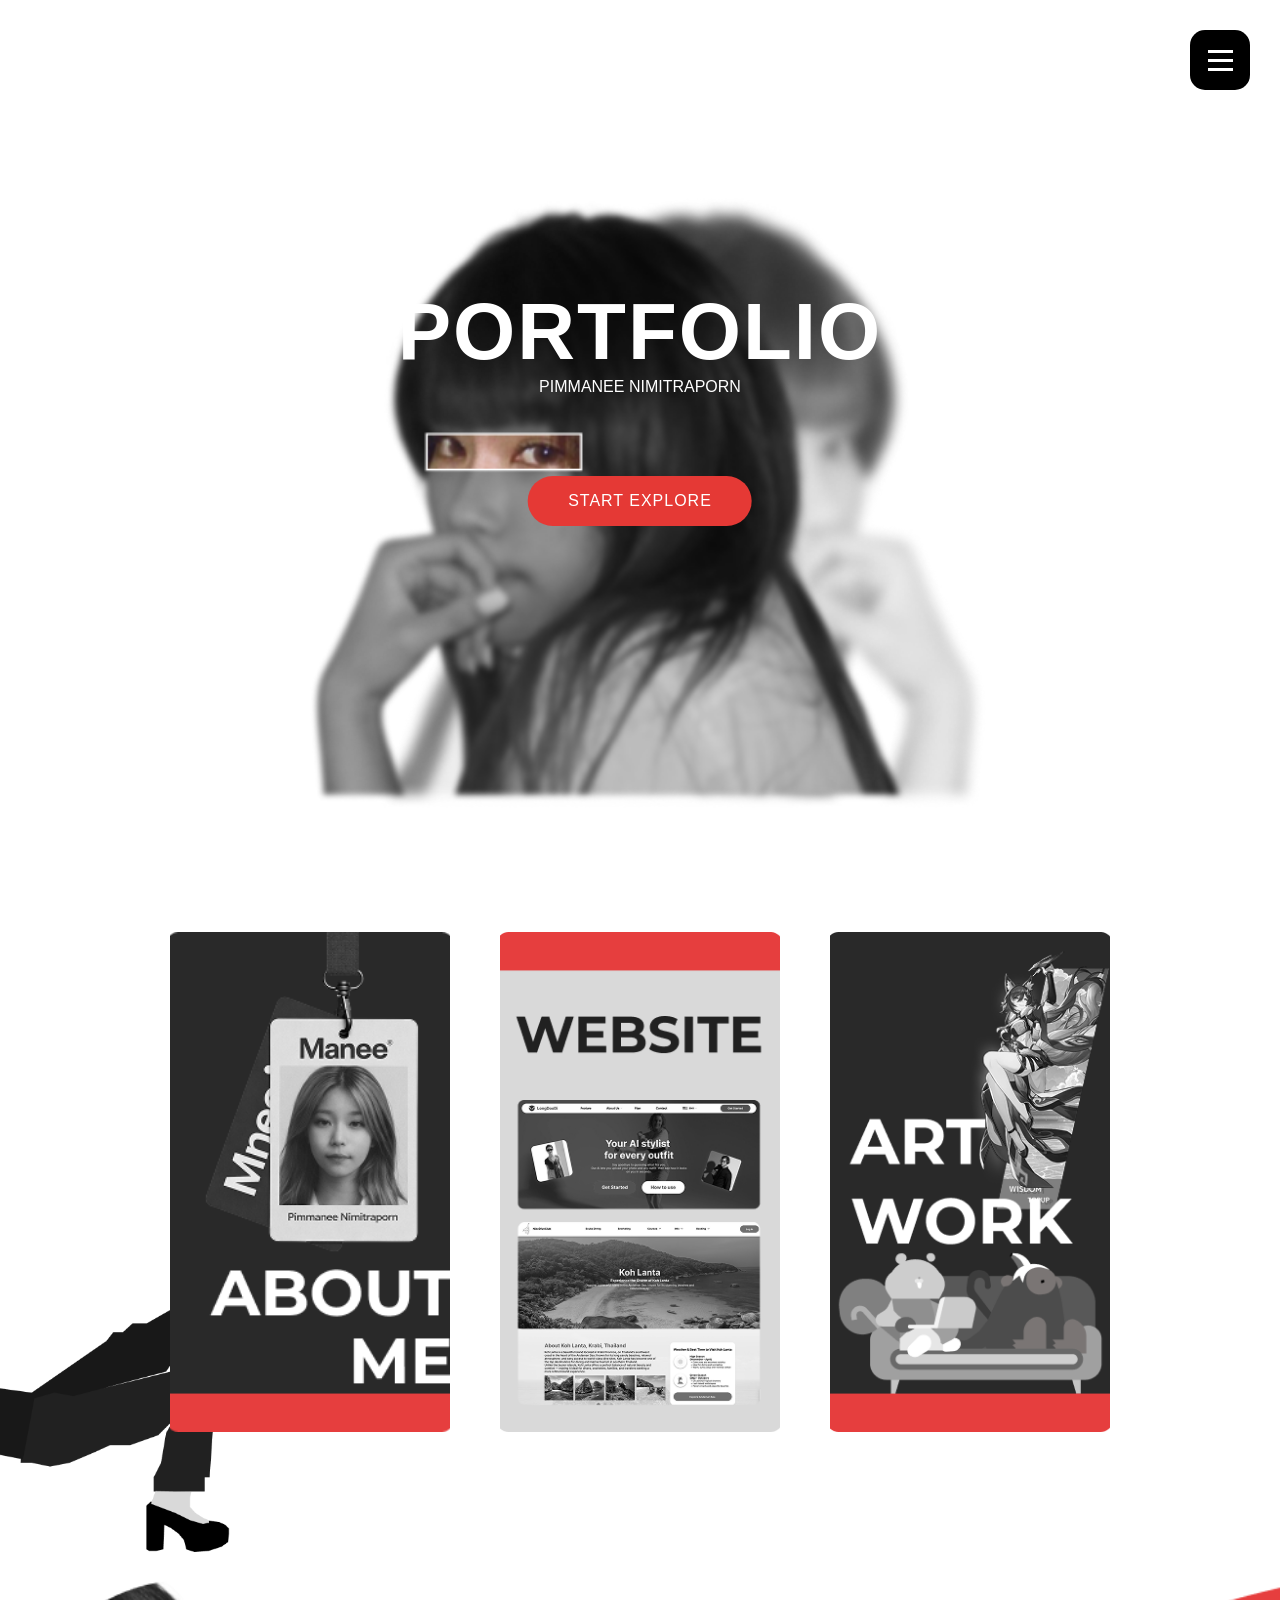
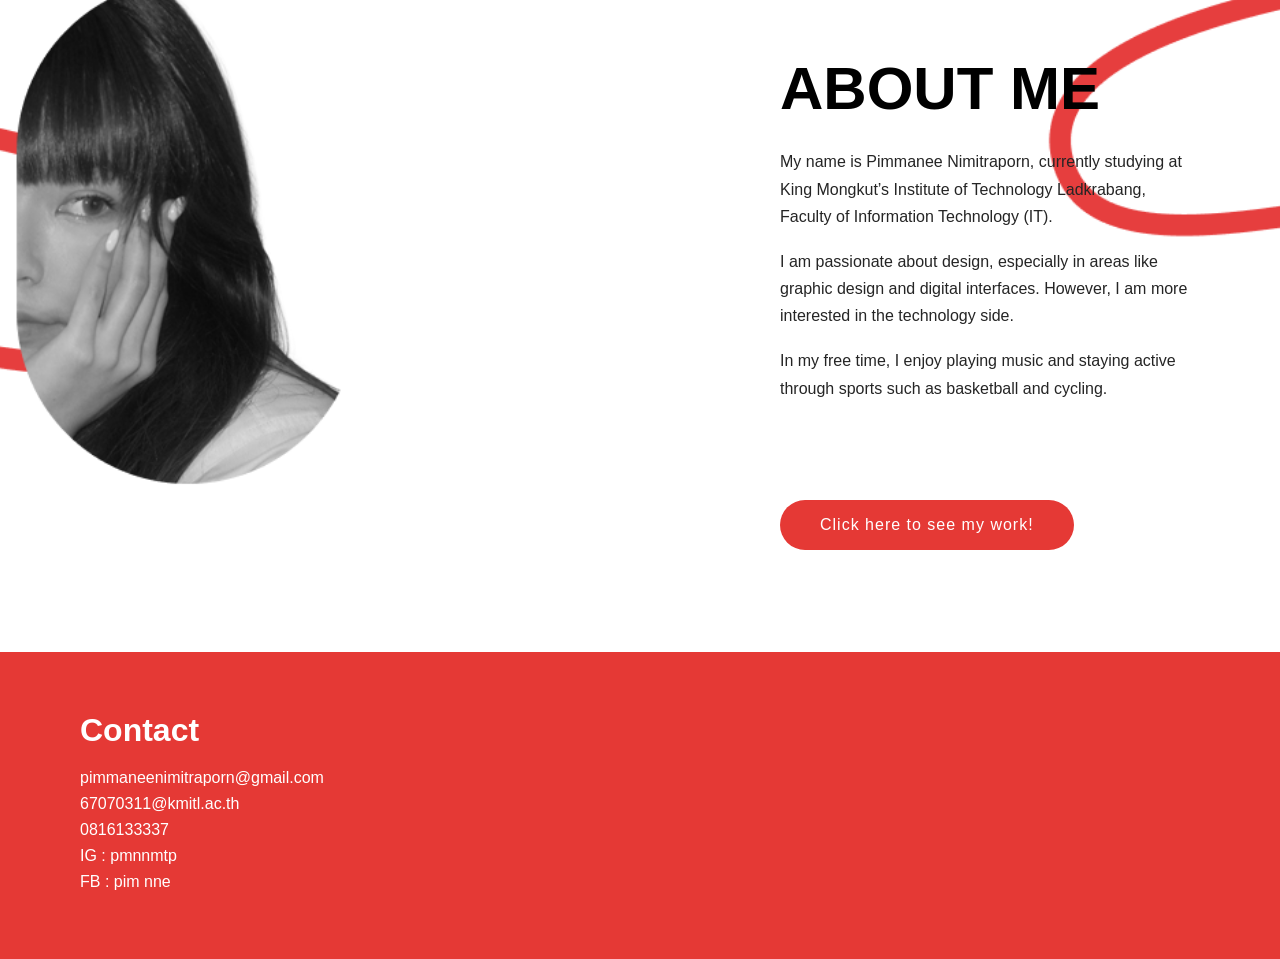
<file: index.html>
<!DOCTYPE html>
<html lang="en">
<head>
  <meta charset="UTF-8">
  <title>Portfolio</title>
  <meta name="viewport" content="width=device-width, initial-scale=1.0">
  <link rel="stylesheet" href="home/style.css">
</head>
<body>

<!-- HERO -->
<section class="hero">
  <img src="home/home_img/hero.png" class="hero-bg">

  <div class="overlay"></div>

  <div class="hero-content">
    <h1>PORTFOLIO</h1>
    <p>PIMMANEE NIMITRAPORN</p>
    <button class="btn" onclick="location.href='../work/work.html'">
  START EXPLORE
</button>
  </div>

    <!-- ปุ่มเมนู -->
    <div class="menu-btn" onclick="toggleMenu()">
    <span></span>
    <span></span>
    <span></span>
    </div>

    <!-- เมนู -->
    <div class="menu-panel" id="menu">
    <ul>
        <li><a href="index.html">Home</a></li>
        <li><a href="./work/work.html">Work</a></li>
        <li><a href="index.html">Contact</a></li>
        </ul>
    </div>
    </section>

<section class="cards-section">

  <!-- รูปด้านซ้าย -->
  <img src="home/home_img/person.png" class="side-img">

  <!-- cards -->
  <div class="cards">
    <img src="home/home_img/card1.png" class="card">
    <img src="home/home_img/card2.png" class="card">
    <img src="home/home_img/card3.png" class="card">
  </div>

</section>

<section class="about">

  <!-- รูป (เส้น + คน) -->
  <img src="home/home_img/about_bg.png" class="about-img">

  <!-- content -->
  <div class="about-content">
    <h2>ABOUT ME</h2>

    <p>
      My name is Pimmanee Nimitraporn, currently studying at King Mongkut’s Institute of Technology Ladkrabang, Faculty of Information Technology (IT).
    </p>

    <p>
      I am passionate about design, especially in areas like graphic design and digital interfaces. However, I am <span class="highlight">more interested</span> in the technology side.
    </p>

    <p>
      In my free time, I enjoy playing music and staying active through sports such as basketball and cycling.
    </p>

    <button class="btn" onclick="location.href='../work/work.html'">Click here to see my work!</button>
  </div>

</section>

<!-- CONTACT -->
<section class="contact">
  <h2>Contact</h2>
  <p>pimmaneenimitraporn@gmail.com</p>
  <p>67070311@kmitl.ac.th</p>
  <p>0816133337</p>
  <p>IG : pmnnmtp</p>
  <p>FB : pim nne</p>
</section>
    <script src="home/script.js"></script>
</body>
</html>
</file>
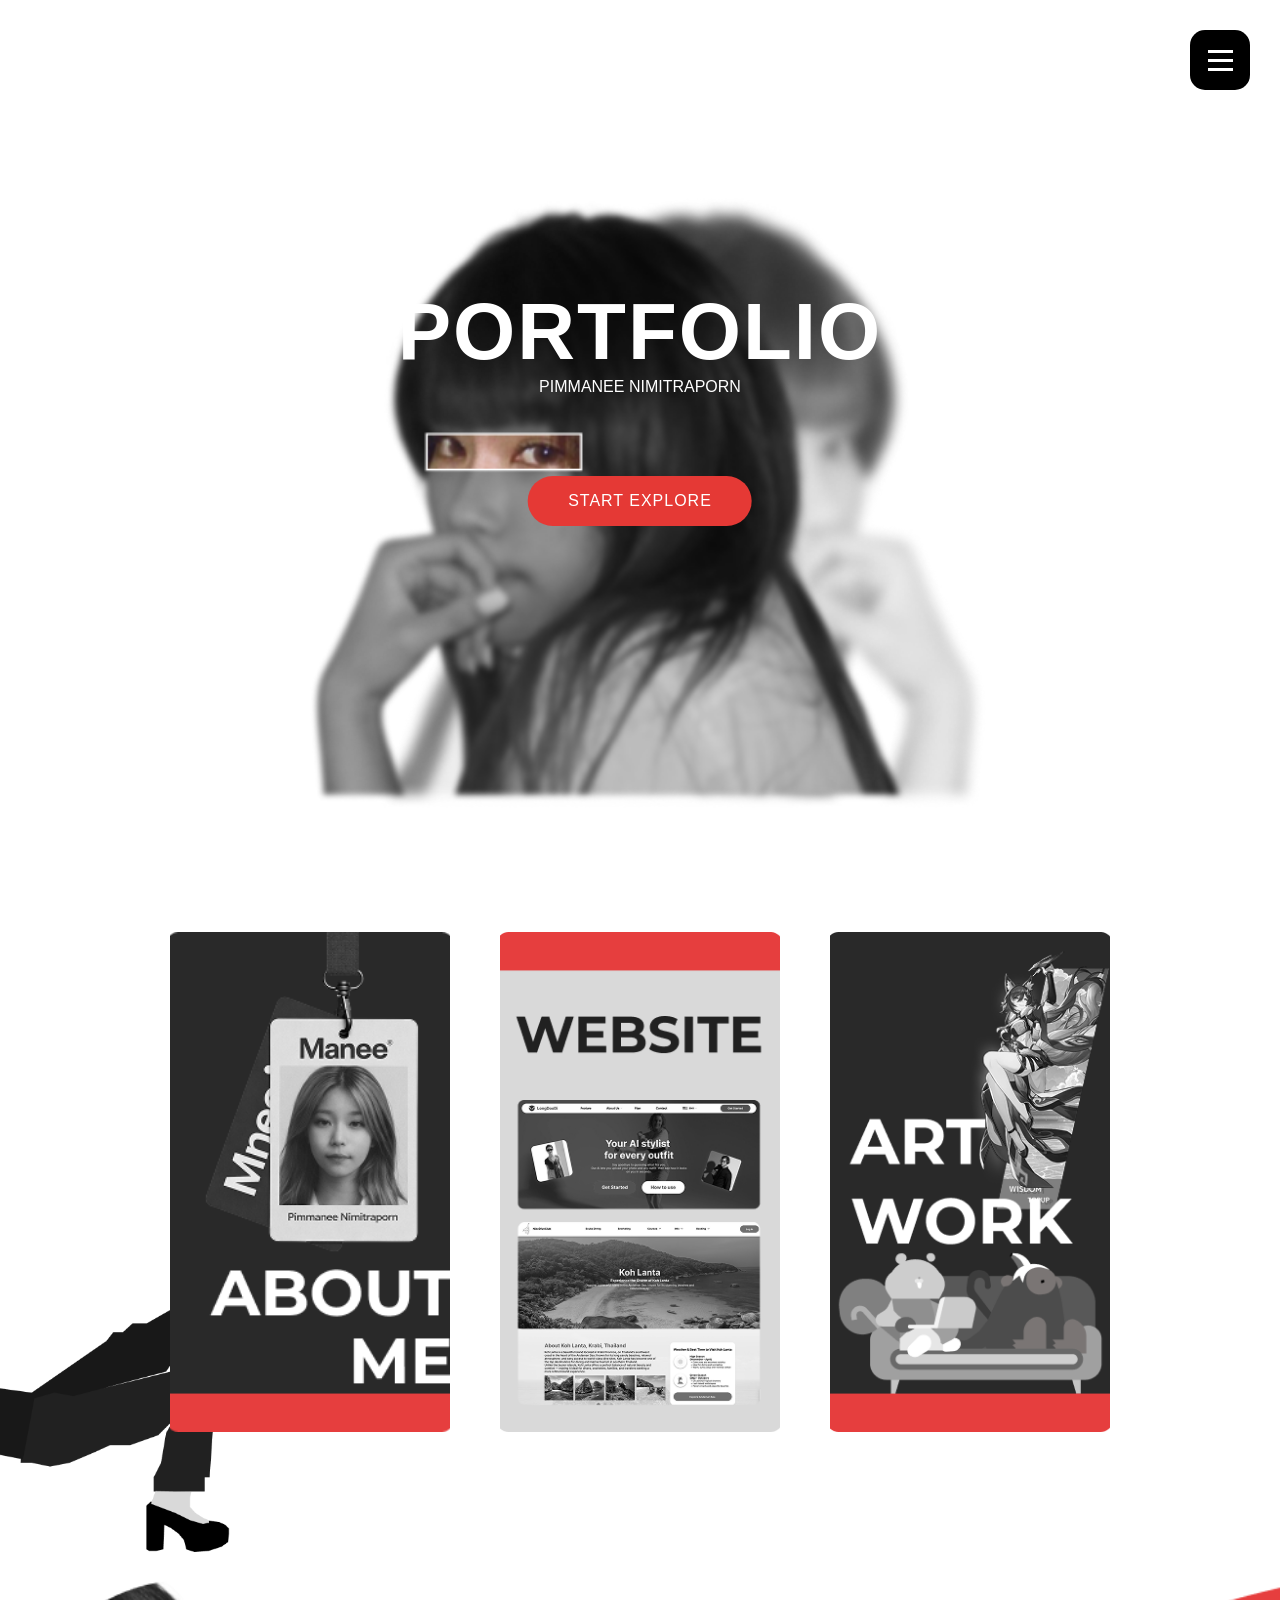
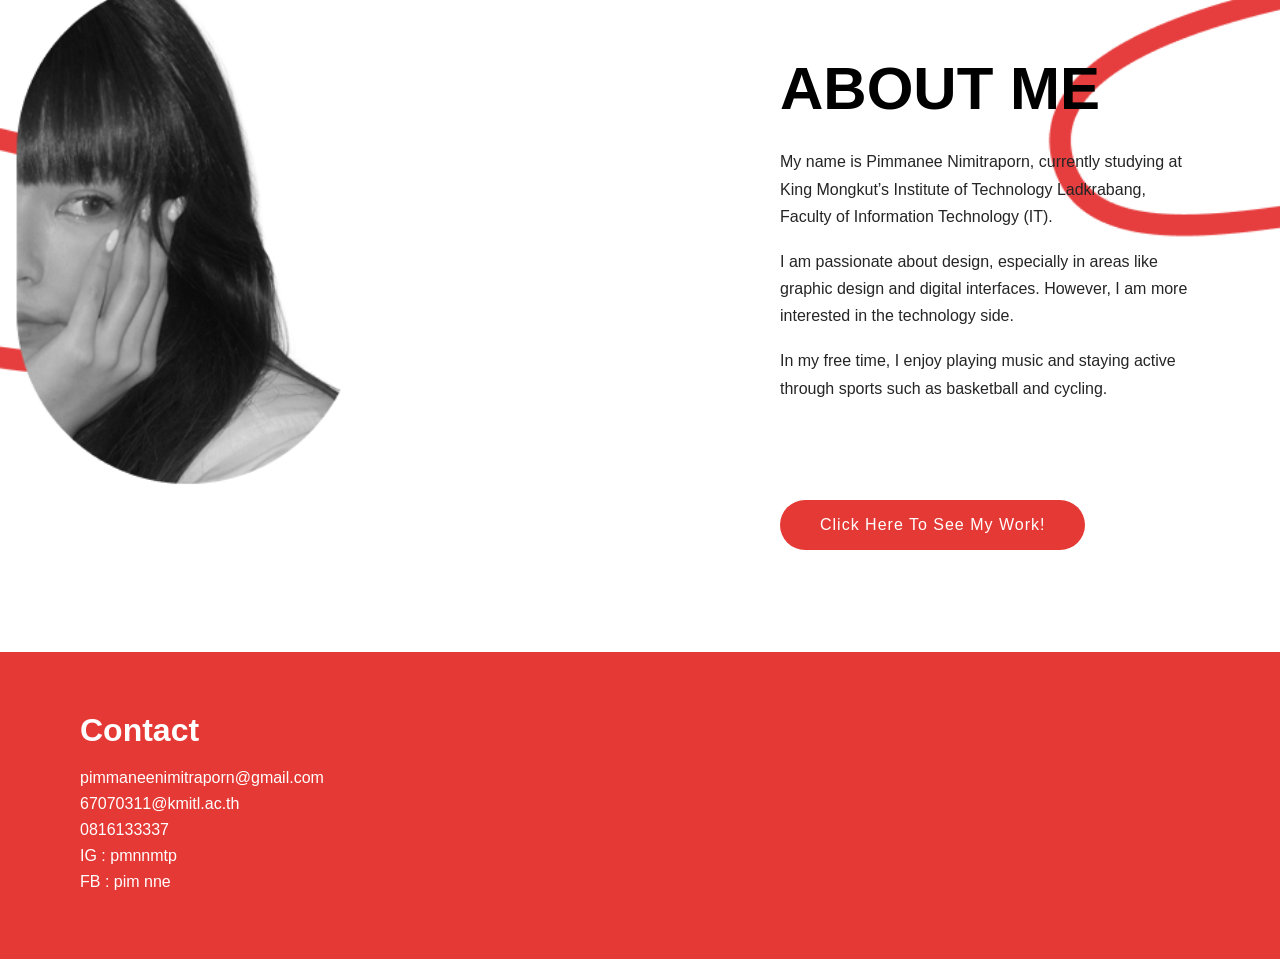
<file: home/index.html>
<!DOCTYPE html>
<html lang="en">
<head>
  <meta charset="UTF-8">
  <title>Portfolio</title>
  <link rel="stylesheet" href="style.css">
</head>
<body>

<!-- HERO -->
<section class="hero">
  <img src="home_img/hero.png" class="hero-bg">

  <div class="overlay"></div>

  <div class="hero-content">
    <h1>PORTFOLIO</h1>
    <p>PIMMANEE NIMITRAPORN</p>
    <button class="btn" onclick="location.href='../work/index.html'">
  START EXPLORE
</button>
  </div>

  <!-- ปุ่มเมนู -->
<div class="menu-btn" onclick="toggleMenu()">
  <span></span>
  <span></span>
  <span></span>
</div>

<!-- เมนู -->
<div class="menu-panel" id="menu">
  <ul>
    <li><a href="../home/index.html">Home</a></li>
    <li><a href="../work/index.html">Work</a></li>
    <li><a href="../work/index.html">Contact</a></li>
    </ul>
</div>
</section>

<section class="cards-section">

  <!-- รูปด้านซ้าย -->
  <img src="home_img/person.png" class="side-img">

  <!-- cards -->
  <div class="cards">
    <img src="home_img/card1.png" class="card">
    <img src="home_img/card2.png" class="card">
    <img src="home_img/card3.png" class="card">
  </div>

</section>

<section class="about">

  <!-- รูป (เส้น + คน) -->
  <img src="home_img/about_bg.png" class="about-img">

  <!-- content -->
  <div class="about-content">
    <h2>ABOUT ME</h2>

    <p>
      My name is Pimmanee Nimitraporn, currently studying at King Mongkut’s Institute of Technology Ladkrabang, Faculty of Information Technology (IT).
    </p>

    <p>
      I am passionate about design, especially in areas like graphic design and digital interfaces. However, I am <span class="highlight">more interested</span> in the technology side.
    </p>

    <p>
      In my free time, I enjoy playing music and staying active through sports such as basketball and cycling.
    </p>

    <button class="btn">Click Here To See My Work!</button>
  </div>

</section>

<!-- CONTACT -->
<section class="contact">
  <h2>Contact</h2>
  <p>pimmaneenimitraporn@gmail.com</p>
  <p>67070311@kmitl.ac.th</p>
  <p>0816133337</p>
  <p>IG : pmnnmtp</p>
  <p>FB : pim nne</p>
</section>
<script src="script.js"></script>
</body>
</html>
</file>
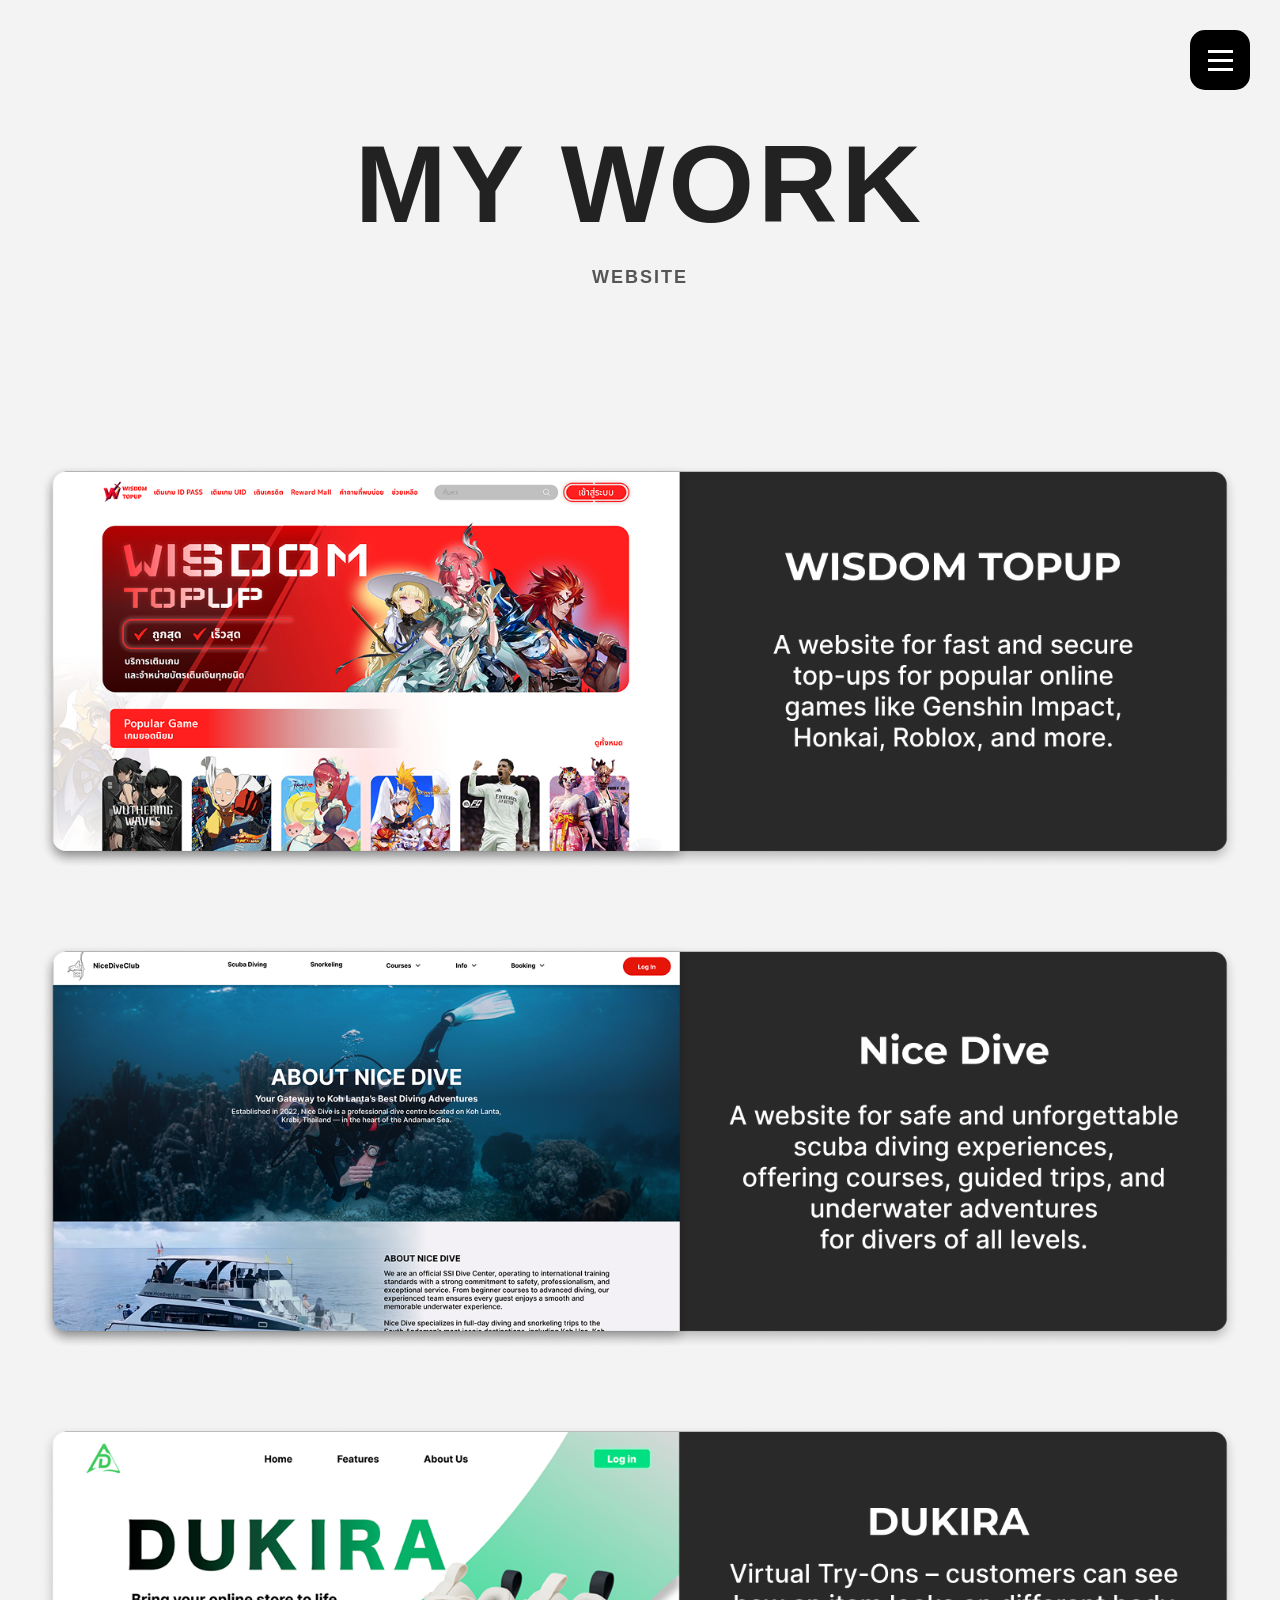
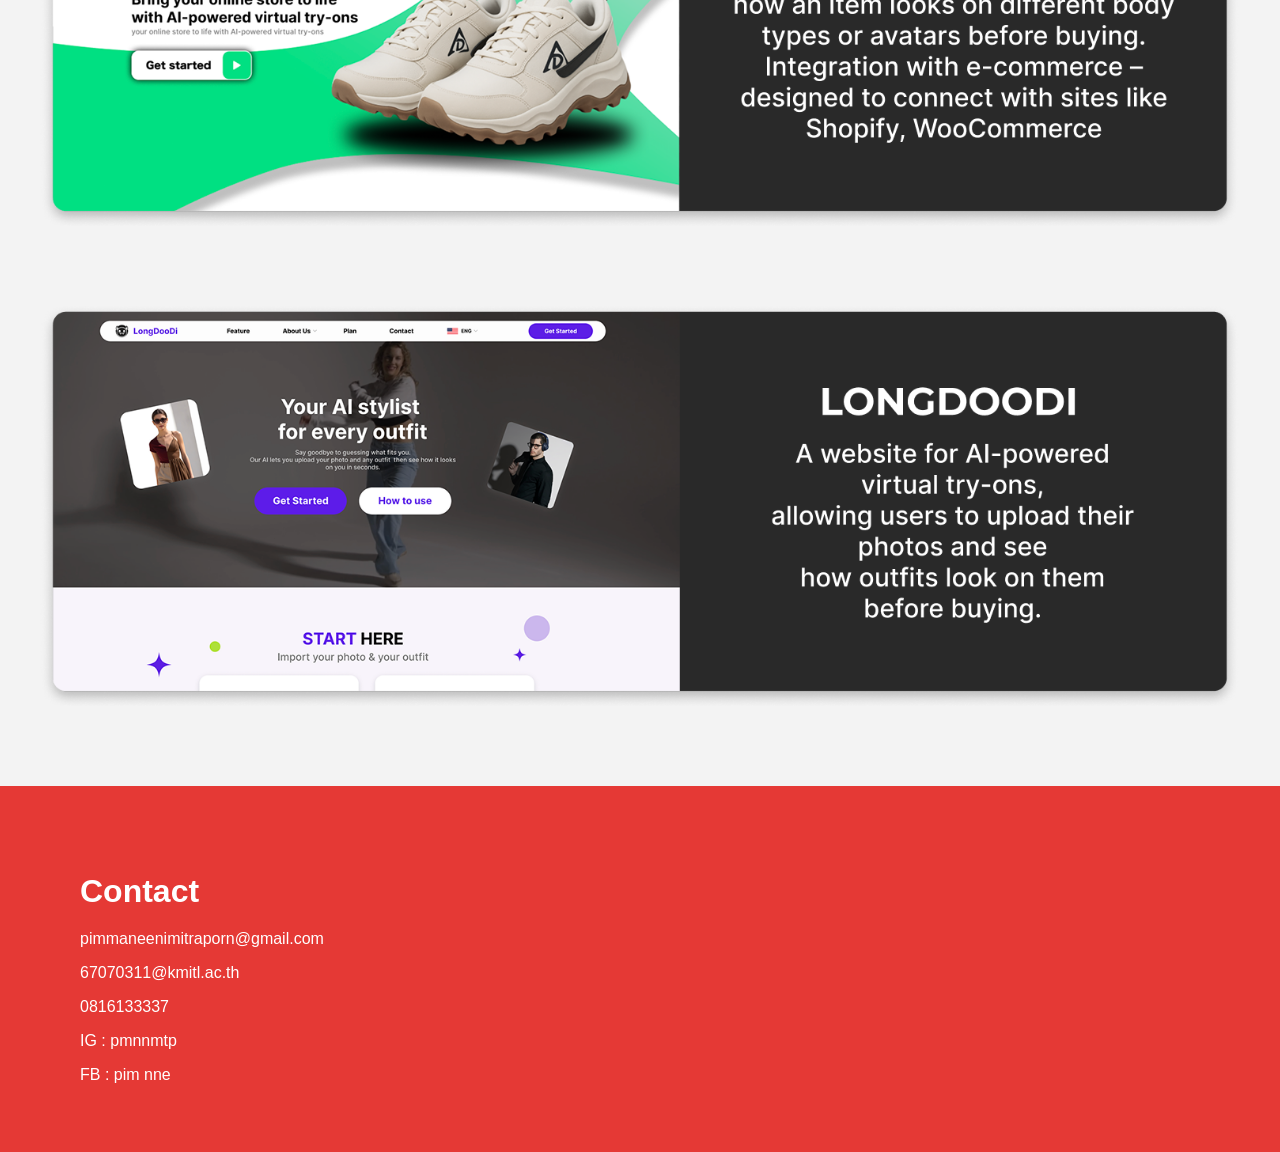
<file: work/index.html>
<!DOCTYPE html>
<html lang="en">
<head>
  <meta charset="UTF-8">
  <title>Portfolio</title>
  <link rel="stylesheet" href="style.css">
</head>
<body>
    <section class="work-header">
        <h1>MY WORK</h1>
        <p>WEBSITE</p>
    </section>
      <!-- ปุ่มเมนู -->
    <div class="menu-btn" onclick="toggleMenu()">
    <span></span>
    <span></span>
    <span></span>
    </div>

    <!-- เมนู -->
    <div class="menu-panel" id="menu">
    <ul>
        <li><a href="../home/index.html">Home</a></li>
        <li><a href="../work/index.html">Work</a></li>
        <li><a href="../work/index.html">Contact</a></li>
        </ul>
    </div>
    </section>
    
    <div class="work-list">

        <!-- card 1 -->
        <div class="work-item">
        <div class="work-img">
            <img src="work_img/card1.png" alt="">
        </div>
        </div>

        <!-- card 2 -->
        <div class="work-item">
        <div class="work-img">
            <img src="work_img/card2.png" alt="">
        </div>
        </div>

        <!-- card 3 -->
        <div class="work-item">
        <div class="work-img">
            <img src="work_img/card3.png" alt="">
        </div>
        </div>

        <!-- card 4 -->
        <div class="work-item">
        <div class="work-img">
            <img src="work_img/card4.png" alt="">
        </div>
        </div>

    </div>
    </section>

        <!-- CONTACT -->
    <section class="contact">
        <h2>Contact</h2>
        <p>pimmaneenimitraporn@gmail.com</p>
        <p>67070311@kmitl.ac.th</p>
        <p>0816133337</p>
        <p>IG : pmnnmtp</p>
        <p>FB : pim nne</p>
    </section>

    <script src="script.js"></script>
</body>
</html>
</file>
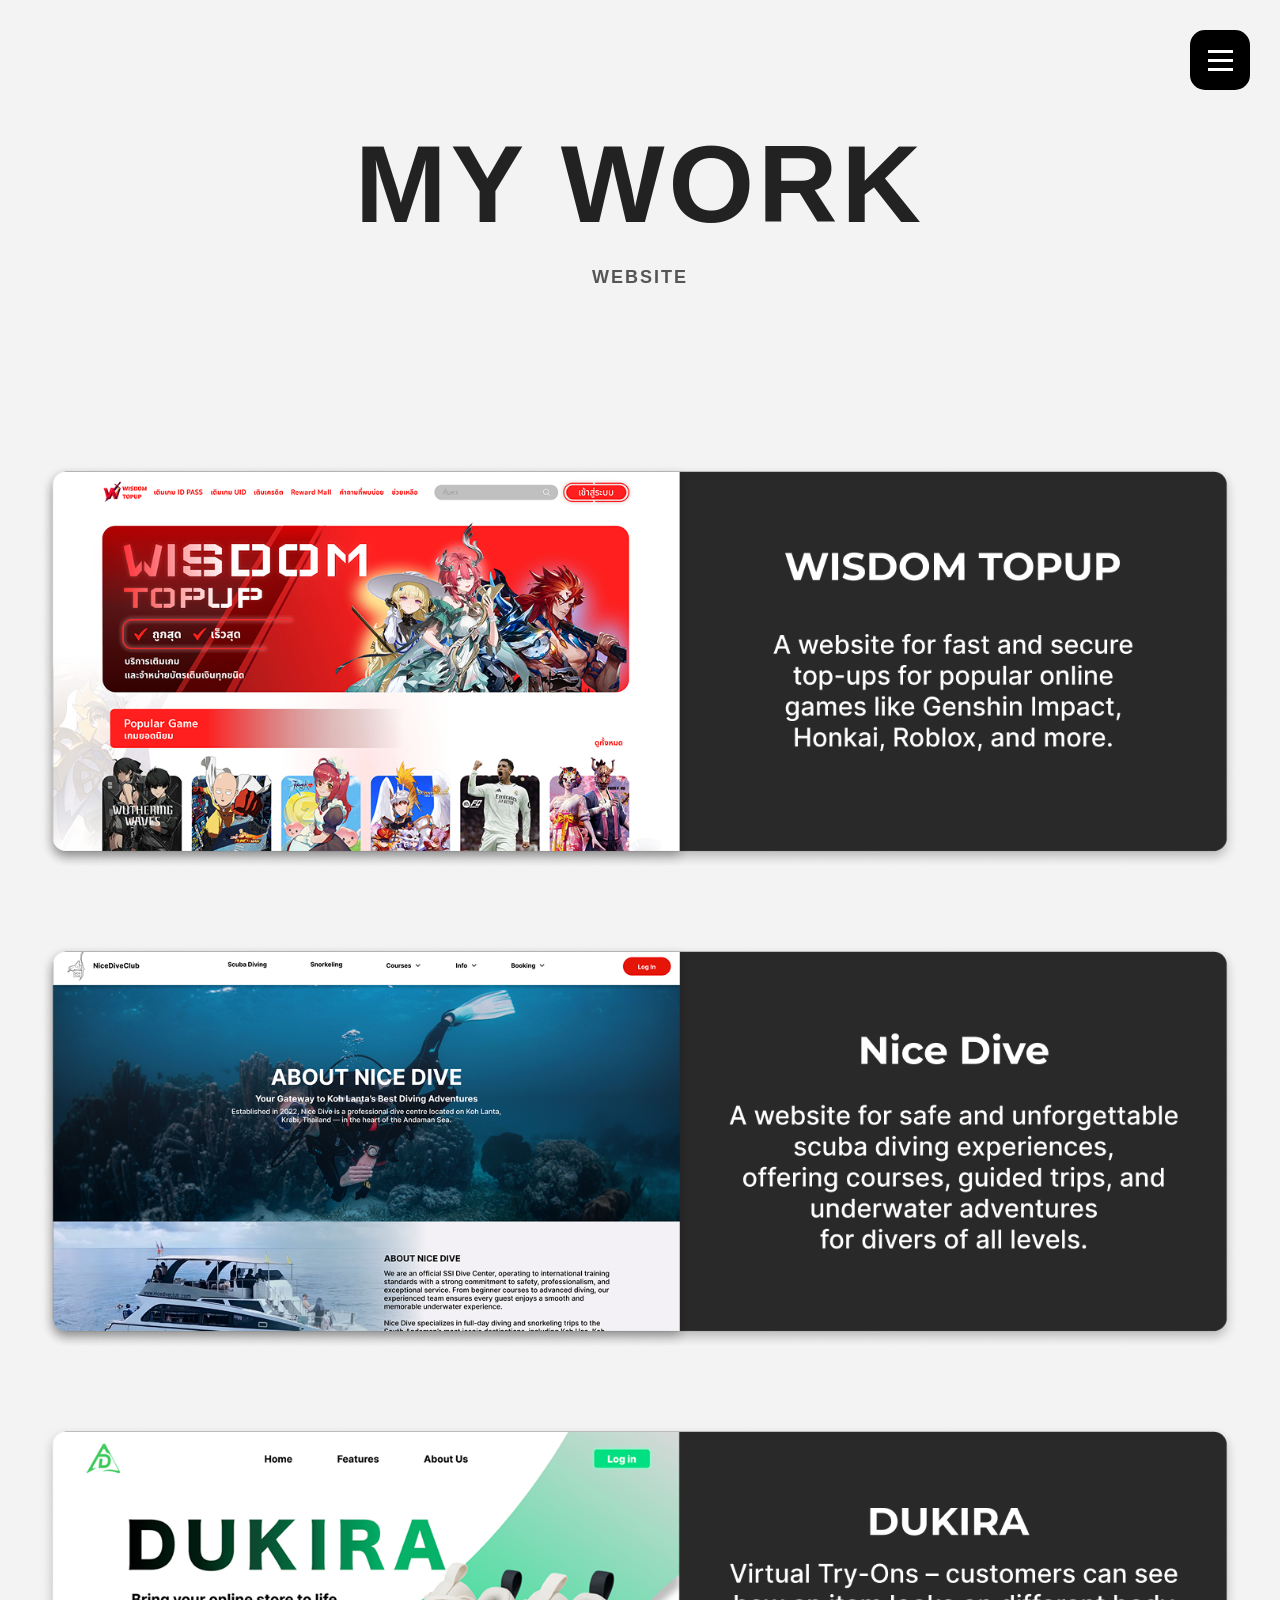
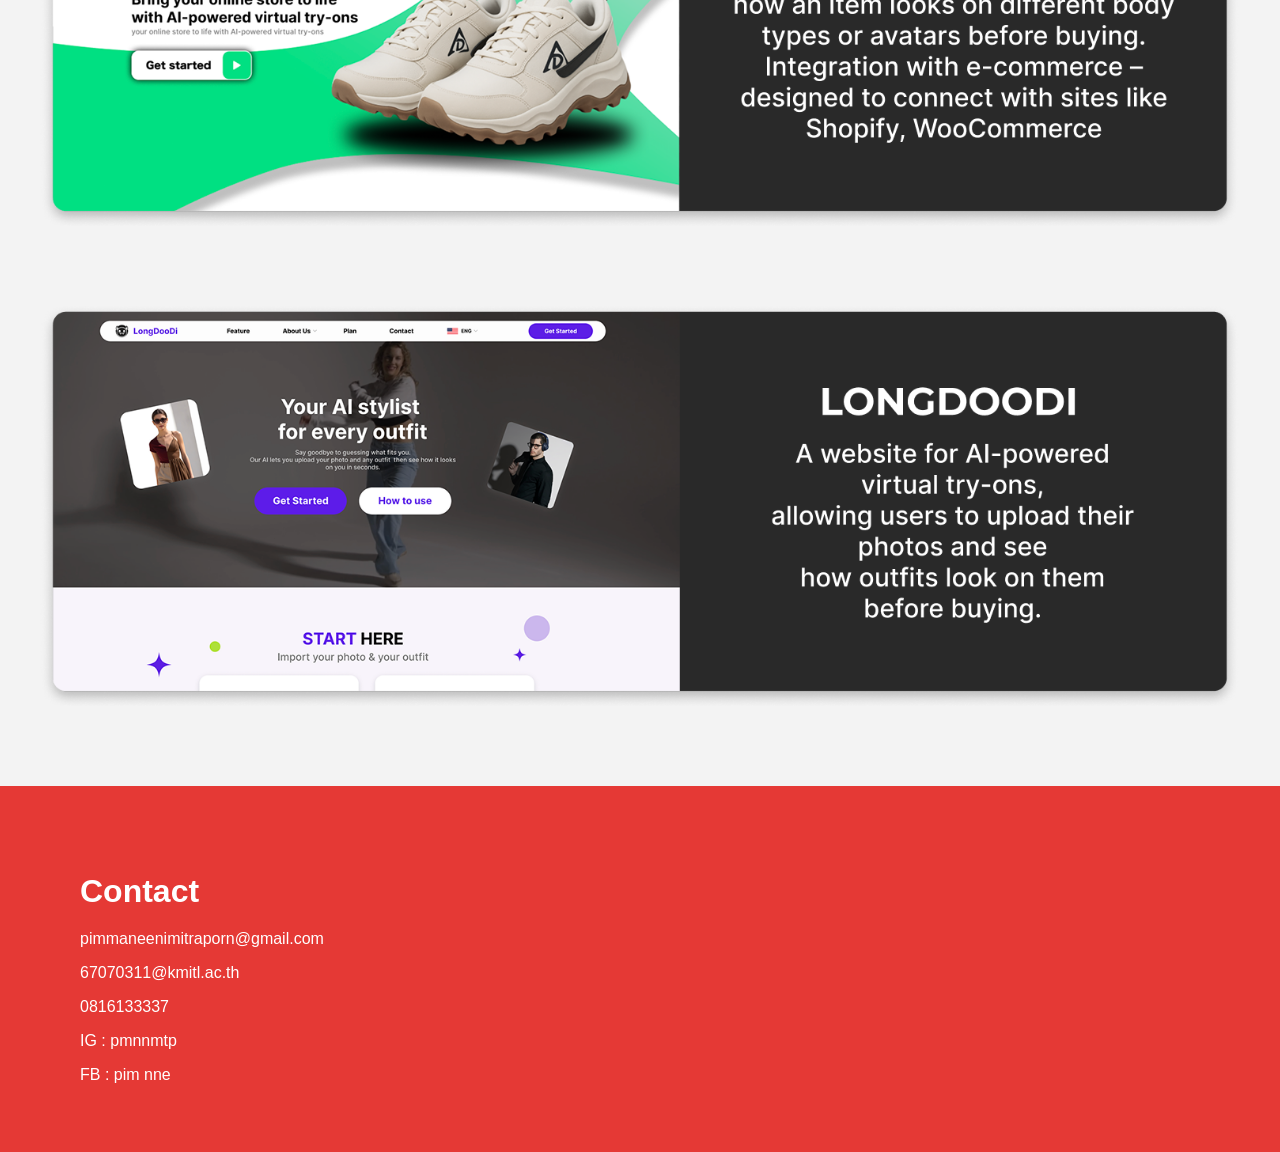
<file: work/work.html>
<!DOCTYPE html>
<html lang="en">
<head>
  <meta charset="UTF-8">
  <title>Portfolio</title>
  <link rel="stylesheet" href="style.css">
</head>
<body>
    <section class="work-header">
        <h1>MY WORK</h1>
        <p>WEBSITE</p>
    </section>
      <!-- ปุ่มเมนู -->
    <div class="menu-btn" onclick="toggleMenu()">
    <span></span>
    <span></span>
    <span></span>
    </div>

    <!-- เมนู -->
    <div class="menu-panel" id="menu">
    <ul>
        <li><a href="/index.html">Home</a></li>
        <li><a href="../work/work.html">Work</a></li>
        <li><a href="/index.html">Contact</a></li>
        </ul>
    </div>
    </section>
    
    <div class="work-list">

        <!-- card 1 -->
        <div class="work-item">
        <div class="work-img">
            <img src="work_img/card1.png" alt="">
        </div>
        </div>

        <!-- card 2 -->
        <div class="work-item">
        <div class="work-img">
            <img src="work_img/card2.png" alt="">
        </div>
        </div>

        <!-- card 3 -->
        <div class="work-item">
        <div class="work-img">
            <img src="work_img/card3.png" alt="">
        </div>
        </div>

        <!-- card 4 -->
        <div class="work-item">
        <div class="work-img">
            <img src="work_img/card4.png" alt="">
        </div>
        </div>

    </div>
    </section>

        <!-- CONTACT -->
    <section class="contact">
        <h2>Contact</h2>
        <p>pimmaneenimitraporn@gmail.com</p>
        <p>67070311@kmitl.ac.th</p>
        <p>0816133337</p>
        <p>IG : pmnnmtp</p>
        <p>FB : pim nne</p>
    </section>

    <script src="script.js"></script>
</body>
</html>
</file>
<file: home/style.css>
* {
  margin: 0;
  padding: 0;
  box-sizing: border-box;
  font-family: 'Poppins', sans-serif;
}

/* HERO */
.hero {
  position: relative;
  overflow: hidden;
}

.hero-bg {
  width: 100%;
  height: 100%;
  object-fit: cover;
  object-position: center;
}


.hero-content {
  position: absolute;
  top: 100%;
  left: 100%;
  color: white;
}

.hero-content h1 {
  font-size: 80px;
  letter-spacing: 2px;
}

.hero-content {
  position: absolute;
  top: 50%;
  left: 50%;
  transform: translate(-50%, -50%);
  text-align: center;
}

/* BUTTON */
.btn {
  margin-top: 80px;

  padding: 16px 40px;   /* 🔥 ปุ่มใหญ่ขึ้น */
  font-size: 16px;      /* 🔥 ตัวหนังสือใหญ่ขึ้น */

  border-radius: 40px;  /* มนขึ้น */
  letter-spacing: 1px;  /* spacing ตัวอักษร */

  background: #e53935;
  color: white;
  border: none;
  cursor: pointer;
  transition: 0.3s;
}

/*----------------- ปุ่ม --------------------*/
.menu-btn {
  position: fixed;
  top: 30px;
  right: 30px;
  width: 60px;
  height: 60px;
  background: black;
  border-radius: 15px;
  display: flex;
  justify-content: center;
  align-items: center;
  flex-direction: column;
  gap: 6px;
  cursor: pointer;
  z-index: 1000;
}

.menu-btn span {
  width: 25px;
  height: 3px;
  background: white;
}

/* panel */
.menu-panel {
  position: fixed;
  top: 0;
  right: -100%;
  width: 30%;
  height: 100vh;
  background: rgba(0,0,0,0.9);
  backdrop-filter: blur(10px);

  display: flex;
  justify-content: center;
  align-items: center;

  transition: 0.4s ease;
  z-index: 999;
}

.menu-panel.active {
  right: 0;
}

/* list */
.menu-panel ul {
  list-style: none;
  text-align: center;
  padding: 0;
}

/* 🔥 สำคัญ: style อยู่ที่ a */
.menu-panel a {
  display: block;
  color: white;
  font-size: 22px;
  margin: 20px 0;
  text-decoration: none;
  transition: 0.3s;
  text-decoration: none;
}

/* hover เท่ๆ */
.menu-panel a:hover {
  color: #e53935;
  transform: scale(1.1);
}

/* click effect */
.menu-panel a:active {
  transform: scale(0.95);
}

/* ------------------- CARD SECTION -------------------*/
.cards-section {
  position: relative;
  padding: 120px 0;
  overflow: hidden;
}

/* รูปซ้าย */
.side-img {
  position: absolute;
  left: 0;
  bottom: 0;
  width: 320px;
  z-index: 0;
}

/* container */
.cards {
  display: flex;
  justify-content: center;
  align-items: flex-end; /* 🔥 ทำให้ฐานเท่ากัน */
  gap: 50px;
  position: relative;
  z-index: 1;
}

/* card (เป็นรูปเลย) */
.card {
  width: 280px;
  height: 500px;
  object-fit: cover;
  cursor: pointer;
  transition: 0.3s;
}

/* hover */
.card:hover {
  transform: translateY(-12px) scale(1.05);
  box-shadow: 0 20px 40px rgba(0,0,0,0.2);
}

/*---------- SECTION------------ */
.about {
  position: relative;
  width: 100%;
  min-height: 700px;
  overflow: hidden;

  display: flex;
  align-items: center;
  padding: 100px 80px;
}

/* รูป */
.about-img {
  position: absolute;
  top: 0;
  left: 0;
  width: 100%;
  height: 100%;
  object-fit: cover;

}

/* content */
.about-content {
  position: relative;
  z-index: 1;

  max-width: 600px;
  margin-left: 700px;

  color: rgb(0, 0, 0);
}

/* title */
.about-content h2 {
  font-size: 60px;
  margin-bottom: 25px;
}

/* text */
.about-content p {
  margin-bottom: 18px;
  line-height: 1.7;
  color: #252525;
}


/* CONTACT */
.contact {
  background: #e53935;
  color: white;
  padding: 60px 80px;
}

.contact h2 {
  font-size: 32px;
  margin-bottom: 20px;
}

.contact p {
  margin-bottom: 8px;
}
</file>
<file: work/style.css>
body {
  margin: 0;
  font-family: sans-serif;
  background: #f3f3f3;
}
.work-header {
  text-align: center;
  padding: 120px 20px 80px;
  background: #f3f3f3;
}

/* MY WORK */
.work-header h1 {
  font-size: 110px;        /* 🔥 ใหญ่แบบในรูป */
  font-weight: 900;
  letter-spacing: 4px;
  margin: 0;
  color: #222;
}

/* WEBSITE */
.work-header p {
  margin-top: 20px;
  font-size: 18px;
  font-weight: 600;
  letter-spacing: 2px;
  color: #555;
}

/* card */
.work-item {
  width: 100%;
  max-width: 1200px;
  margin: 0 auto;
  margin-top: 80px;
}

/* image */
.work-img {
  border-radius: 20px;
  overflow: hidden;
  position: relative;
  cursor: pointer;

  transition: 0.4s;
}

/* fix ขนาดให้เท่ากัน */
.work-img img {
  width: 100%;
  height: 400px;   /* 🔥 สำคัญ */
  object-fit: cover;
  display: block;
  transition: 0.5s;
}

/* hover */
.work-img:hover {
  transform: translateY(-12px);
  box-shadow: 0 25px 60px rgba(86, 86, 86, 0.2);
}

.work-img:hover img {
  transform: scale(1.05);
}

/* overlay */
.work-img::after {
  content: "";
  position: absolute;
  inset: 0;
  background: linear-gradient(
    to top,
    rgba(0,0,0,0.4),
    transparent
  );
  opacity: 0;
  transition: 0.4s;
}

.work-img:hover::after {
  opacity: 1;
}

/*----------------- ปุ่ม --------------------*/
.menu-btn {
  position: fixed;
  top: 30px;
  right: 30px;
  width: 60px;
  height: 60px;
  background: black;
  border-radius: 15px;
  display: flex;
  justify-content: center;
  align-items: center;
  flex-direction: column;
  gap: 6px;
  cursor: pointer;
  z-index: 1000;
}

.menu-btn span {
  width: 25px;
  height: 3px;
  background: white;
}

/* panel */
.menu-panel {
  position: fixed;
  top: 0;
  right: -100%;
  width: 30%;
  height: 100vh;
  background: rgba(0,0,0,0.9);
  backdrop-filter: blur(10px);

  display: flex;
  justify-content: center;
  align-items: center;

  transition: 0.4s ease;
  z-index: 999;
}

.menu-panel.active {
  right: 0;
}

/* list */
.menu-panel ul {
  list-style: none;
  text-align: center;
  padding: 0;
}

/* 🔥 สำคัญ: style อยู่ที่ a */
.menu-panel a {
  display: block;
  color: white;
  font-size: 22px;
  margin: 20px 0;
  text-decoration: none;
  transition: 0.3s;
  text-decoration: none;
}

/* hover เท่ๆ */
.menu-panel a:hover {
  color: #e53935;
  transform: scale(1.1);
}

/* click effect */
.menu-panel a:active {
  transform: scale(0.95);
}

/*---------------------- CONTACT */
.contact {
  background: #e53935;
  color: white;
  padding: 60px 80px;
  margin-top: 80px;
}

.contact h2 {
  font-size: 32px;
  margin-bottom: 20px;
}

.contact p {
  margin-bottom: 8px;
}
</file>
